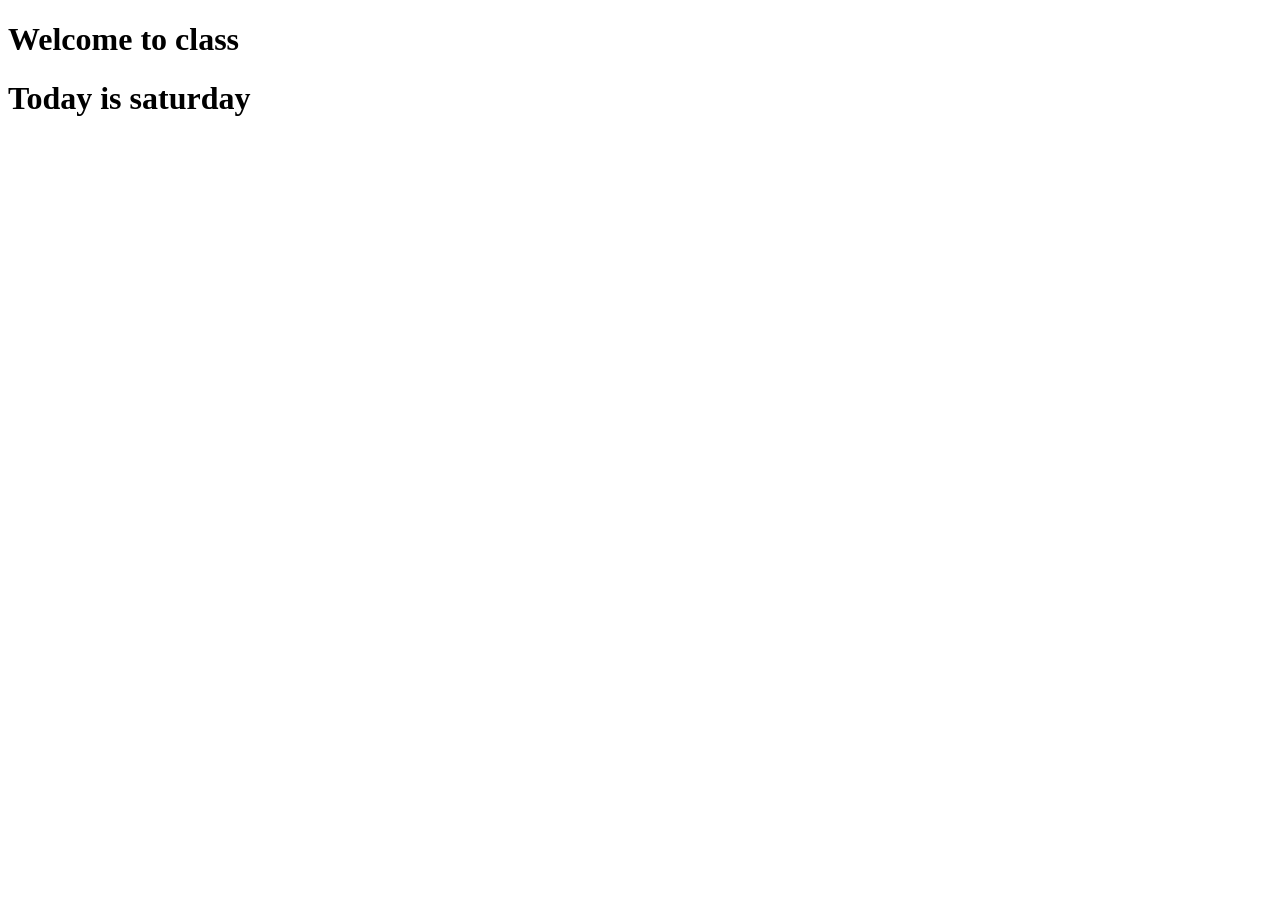
<file: index.html>
<!DOCTYPE html>
<html lang="en">
<head>
    <meta charset="UTF-8">
    <meta name="viewport" content="width=device-width, initial-scale=1.0">
    <title>Document</title>
</head>
<body>
    <h1>Welcome to class</h1>
    <h1>Today is saturday</h1>
</body>
</html>
</file>
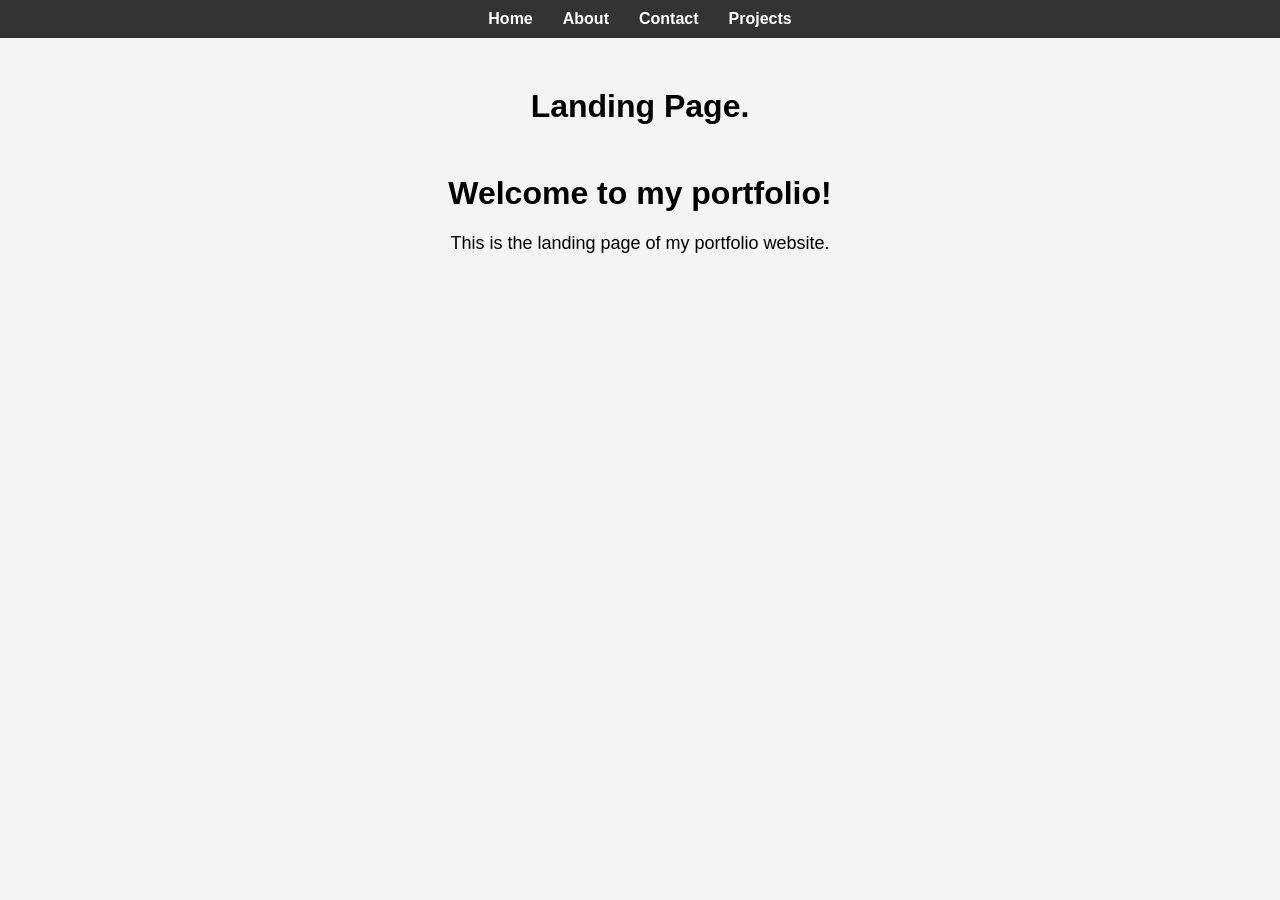
<file: portfolio/index.html>
<!DOCTYPE html>
<html lang="en">
<head>
    <meta charset="UTF-8">
    <meta name="viewport" content="width=device-width, initial-scale=1.0">
    <title>Gideon Robert</title>
    <link rel="stylesheet" href="style.css">
</head>

<body>

    <!-- nav buttons for navigation -->
    <nav>
        <ul>
            <li><a href="index.html">Home</a></li>
            <li><a href="about.html">About</a></li>
            <li><a href="contact.html">Contact</a></li>
            <li><a href="projects.html">Projects</a></li>
        </ul>
    </nav>

    <h1>Landing Page.</h1>

    <h1>Welcome to my portfolio!</h1>
    <p>This is the landing page of my portfolio website.</p>
</body>
</html>
</file>
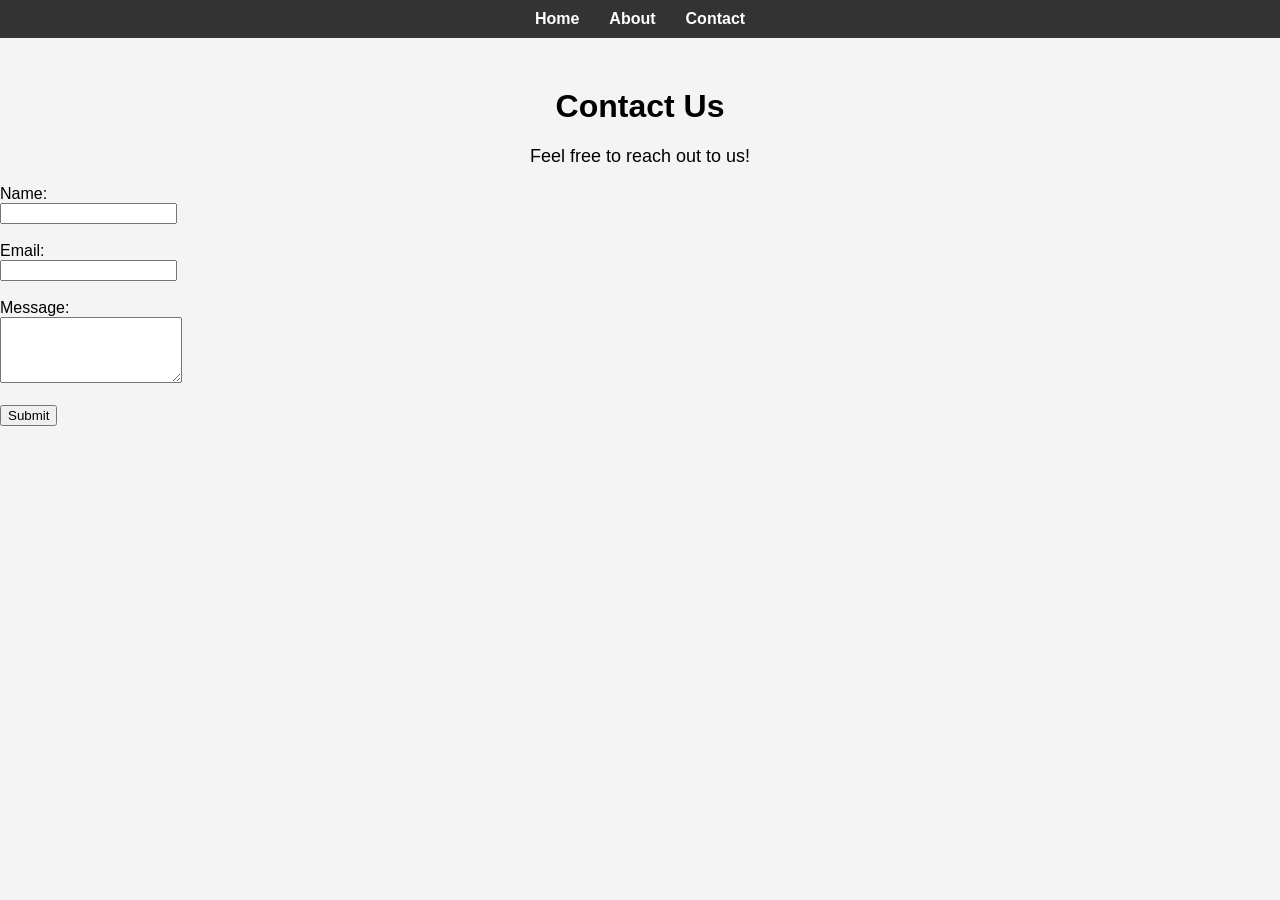
<file: portfolio/contact..html>
<!DOCTYPE html>
<html lang="en">
<head>
    <meta charset="UTF-8">
    <meta name="viewport" content="width=device-width, initial-scale=1.0">
    <title>Contact Page</title>
    <link rel="stylesheet" href="style.css">
</head>
<body>

    <!-- nav buttons for navigation -->
    <nav>
        <ul>
            <li><a href="index.html">Home</a></li>
            <li><a href="about.html">About</a></li>
            <li><a href="contact.html">Contact</a></li>
        </ul>
    </nav>

    <h1>Contact Us</h1>
    <p>Feel free to reach out to us!</p>
 <!--  Adding a contact form for users to fill out -->
    <form action="/submit-contact" method="post">
        <label for="name">Name:</label><br>
        <input type="text" id="name" name="name" required><br><br>
        
        <label for="email">Email:</label><br>
        <input type="email" id="email" name="email" required><br><br>
        
        <label for="message">Message:</label><br>
        <textarea id="message" name="message" rows="4" required></textarea><br><br>
        
        <input type="submit" value="Submit">
    </form>
</body>
</html>
</file>
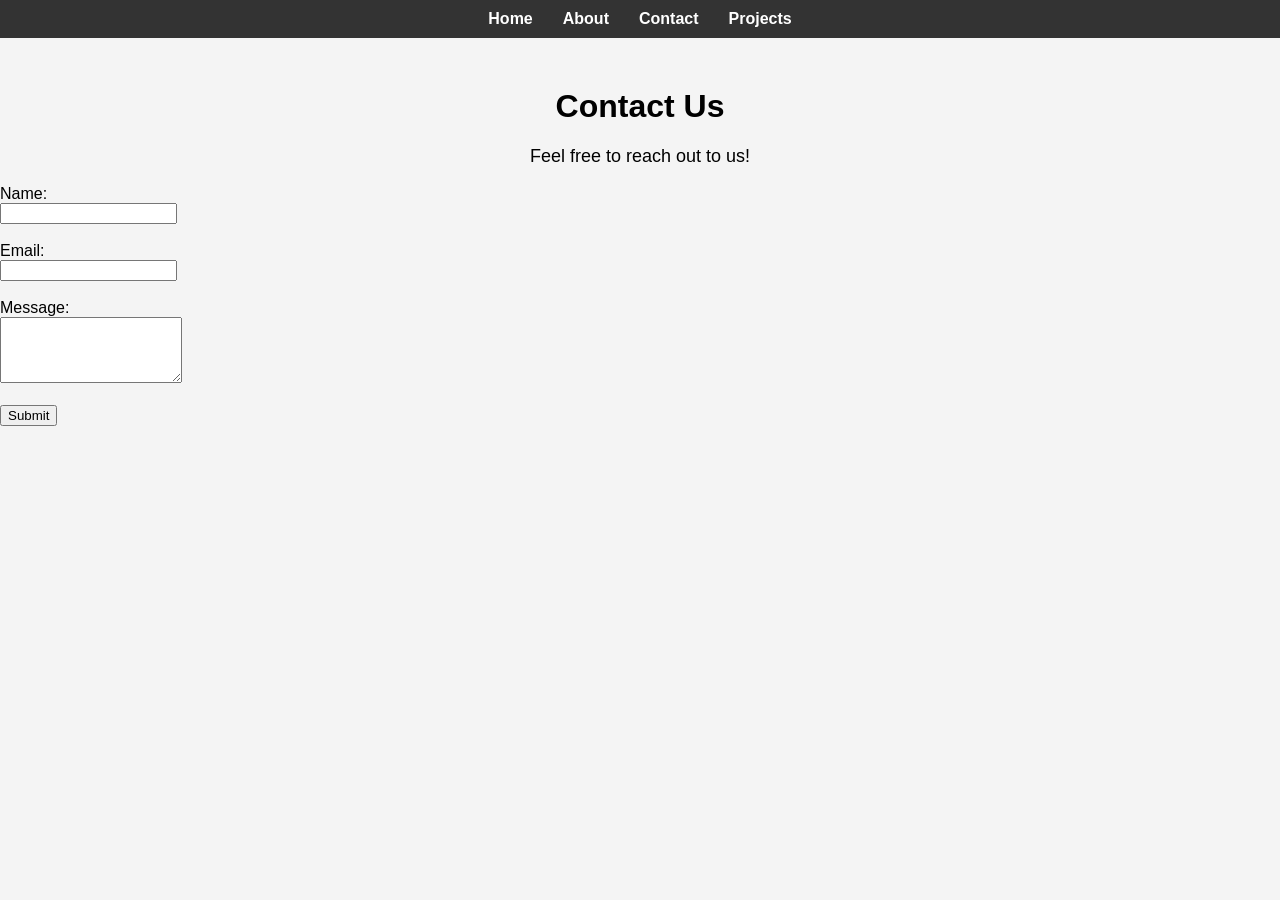
<file: portfolio/contact.html>
<!DOCTYPE html>
<html lang="en">
<head>
    <meta charset="UTF-8">
    <meta name="viewport" content="width=device-width, initial-scale=1.0">
    <title>Contact Page</title>
    <link rel="stylesheet" href="style.css">
</head>
<body>

    <!-- nav buttons for navigation -->
    <nav>
        <ul>
            <li><a href="index.html">Home</a></li>
            <li><a href="about.html">About</a></li>
            <li><a href="contact.html">Contact</a></li>
            <li><a href="projects.html">Projects</a></li>
        </ul>
    </nav>

    <h1>Contact Us</h1>
    <p>Feel free to reach out to us!</p>
 <!--  Adding a contact form for users to fill out -->
    <form action="/submit-contact" method="post">
        <label for="name">Name:</label><br>
        <input type="text" id="name" name="name" required><br><br>
        
        <label for="email">Email:</label><br>
        <input type="email" id="email" name="email" required><br><br>
        
        <label for="message">Message:</label><br>
        <textarea id="message" name="message" rows="4" required></textarea><br><br>
        
        <input type="submit" value="Submit">
    </form>
</body>
</html>
</file>
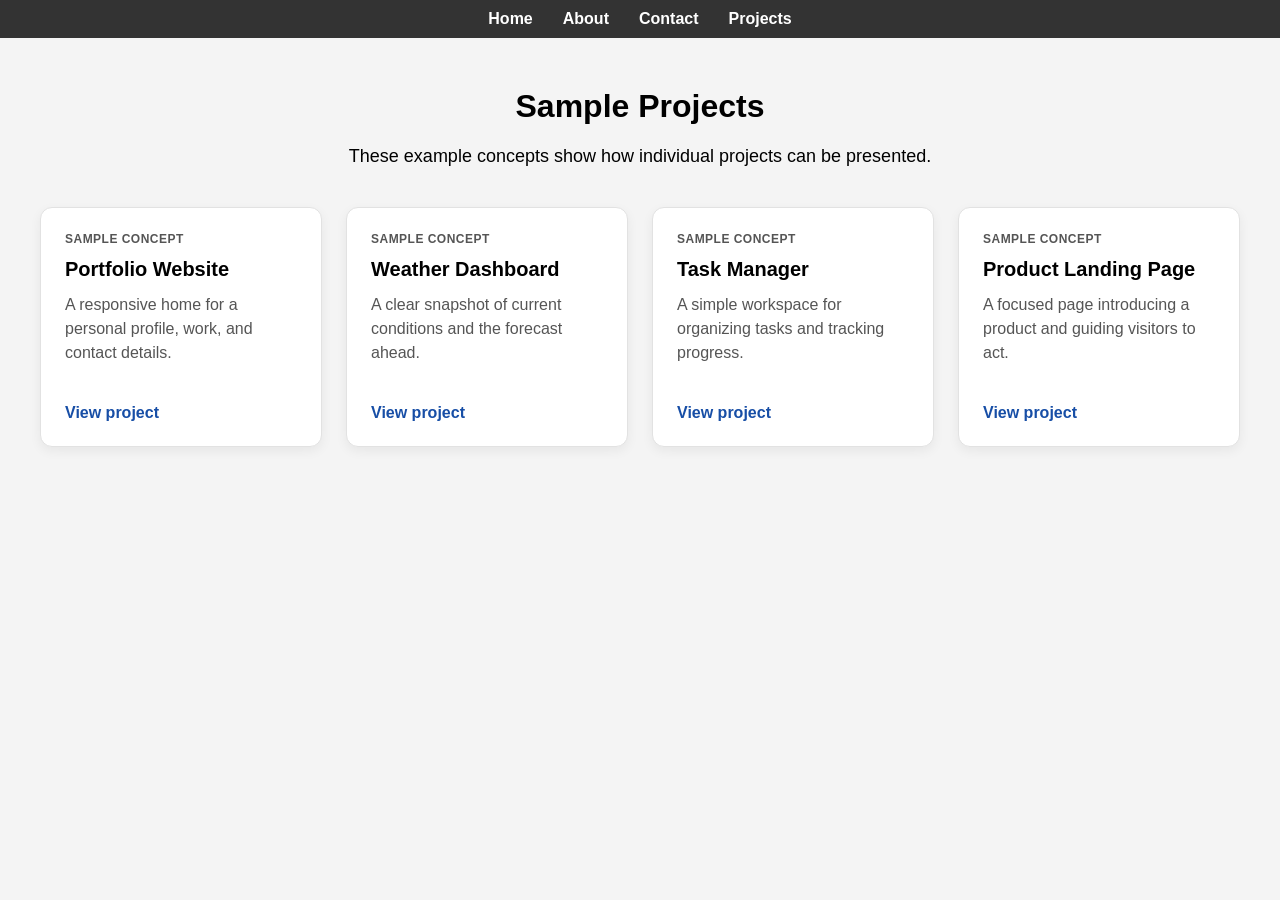
<file: portfolio/projects.html>
<!DOCTYPE html>
<html lang="en">
<head>
    <meta charset="UTF-8">
    <meta name="viewport" content="width=device-width, initial-scale=1.0">
    <title>Projects</title>
    <link rel="stylesheet" href="style.css">
</head>
<body>

     <!-- nav buttons for navigation -->
    <nav>
        <ul>
            <li><a href="index.html">Home</a></li>
            <li><a href="about.html">About</a></li>
            <li><a href="contact.html">Contact</a></li>
            <li><a href="projects.html">Projects</a></li>
        </ul>
    </nav>

    <h1>Sample Projects</h1>
    <p>These example concepts show how individual projects can be presented.</p>

    <div class="project-list">
        <article class="project-card">
            <span class="project-label">Sample concept</span>
            <h2>Portfolio Website</h2>
            <p>A responsive home for a personal profile, work, and contact details.</p>
            <a href="projects/project-one.html">View project</a>
        </article>
        <article class="project-card">
            <span class="project-label">Sample concept</span>
            <h2>Weather Dashboard</h2>
            <p>A clear snapshot of current conditions and the forecast ahead.</p>
            <a href="projects/project-two.html">View project</a>
        </article>
        <article class="project-card">
            <span class="project-label">Sample concept</span>
            <h2>Task Manager</h2>
            <p>A simple workspace for organizing tasks and tracking progress.</p>
            <a href="projects/project-three.html">View project</a>
        </article>
        <article class="project-card">
            <span class="project-label">Sample concept</span>
            <h2>Product Landing Page</h2>
            <p>A focused page introducing a product and guiding visitors to act.</p>
            <a href="projects/project-four.html">View project</a>
        </article>
    </div>
</body>
</html>
</file>
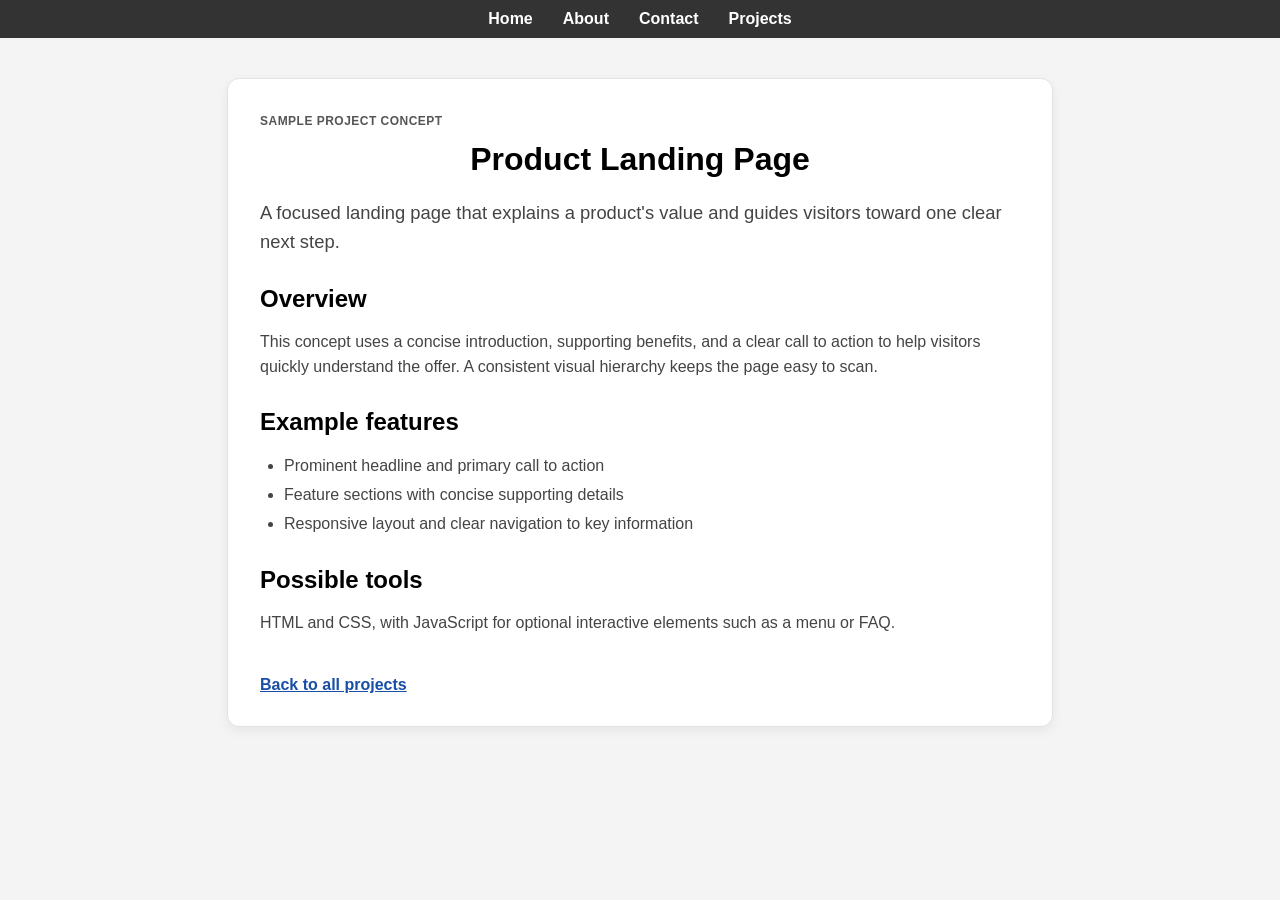
<file: portfolio/projects/project-four.html>
<!DOCTYPE html>
<html lang="en">
<head>
    <meta charset="UTF-8">
    <meta name="viewport" content="width=device-width, initial-scale=1.0">
    <title>Product Landing Page | Sample Project</title>
    <link rel="stylesheet" href="../style.css">
</head>
<body>
    <nav>
        <ul>
            <li><a href="../index.html">Home</a></li>
            <li><a href="../about.html">About</a></li>
            <li><a href="../contact.html">Contact</a></li>
            <li><a href="../projects.html">Projects</a></li>
        </ul>
    </nav>

    <main class="project-detail">
        <span class="project-label">Sample project concept</span>
        <h1>Product Landing Page</h1>
        <p class="project-summary">A focused landing page that explains a product's value and guides visitors toward one clear next step.</p>

        <section>
            <h2>Overview</h2>
            <p>This concept uses a concise introduction, supporting benefits, and a clear call to action to help visitors quickly understand the offer. A consistent visual hierarchy keeps the page easy to scan.</p>
        </section>
        <section>
            <h2>Example features</h2>
            <ul>
                <li>Prominent headline and primary call to action</li>
                <li>Feature sections with concise supporting details</li>
                <li>Responsive layout and clear navigation to key information</li>
            </ul>
        </section>
        <section>
            <h2>Possible tools</h2>
            <p>HTML and CSS, with JavaScript for optional interactive elements such as a menu or FAQ.</p>
        </section>
        <a class="back-link" href="../projects.html">Back to all projects</a>
    </main>
</body>
</html>
</file>
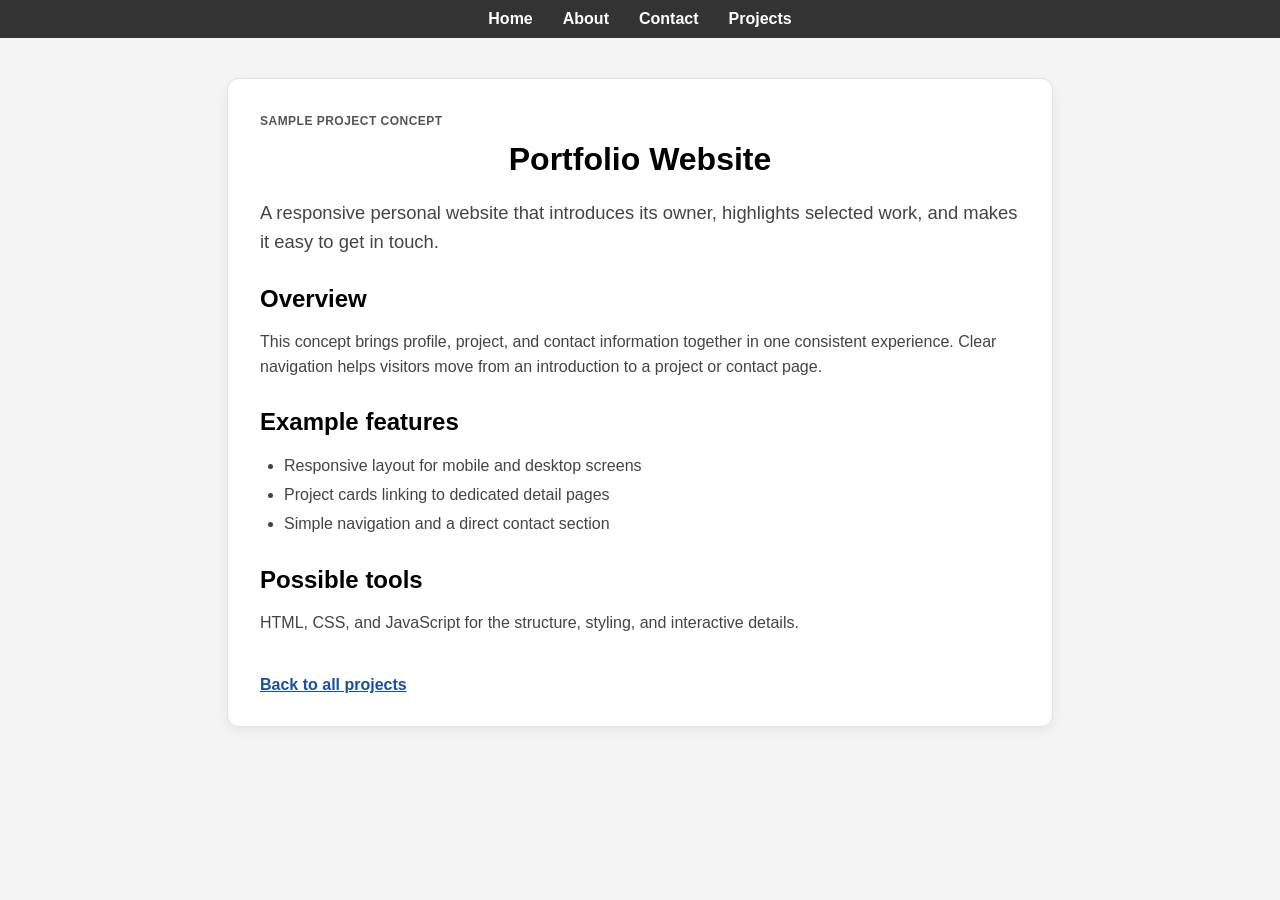
<file: portfolio/projects/project-one.html>
<!DOCTYPE html>
<html lang="en">
<head>
    <meta charset="UTF-8">
    <meta name="viewport" content="width=device-width, initial-scale=1.0">
    <title>Portfolio Website | Sample Project</title>
    <link rel="stylesheet" href="../style.css">
</head>
<body>

    <!-- nav buttons for navigation -->
    <nav>
        <ul>
            <li><a href="../index.html">Home</a></li>
            <li><a href="../about.html">About</a></li>
            <li><a href="../contact.html">Contact</a></li>
            <li><a href="../projects.html">Projects</a></li>
        </ul>
    </nav>

    <main class="project-detail">
        <span class="project-label">Sample project concept</span>
        <h1>Portfolio Website</h1>
        <p class="project-summary">A responsive personal website that introduces its owner, highlights selected work, and makes it easy to get in touch.</p>

        <section>
            <h2>Overview</h2>
            <p>This concept brings profile, project, and contact information together in one consistent experience. Clear navigation helps visitors move from an introduction to a project or contact page.</p>
        </section>
        <section>
            <h2>Example features</h2>
            <ul>
                <li>Responsive layout for mobile and desktop screens</li>
                <li>Project cards linking to dedicated detail pages</li>
                <li>Simple navigation and a direct contact section</li>
            </ul>
        </section>
        <section>
            <h2>Possible tools</h2>
            <p>HTML, CSS, and JavaScript for the structure, styling, and interactive details.</p>
        </section>
        <a class="back-link" href="../projects.html">Back to all projects</a>
    </main>
</body>
</html>
</file>
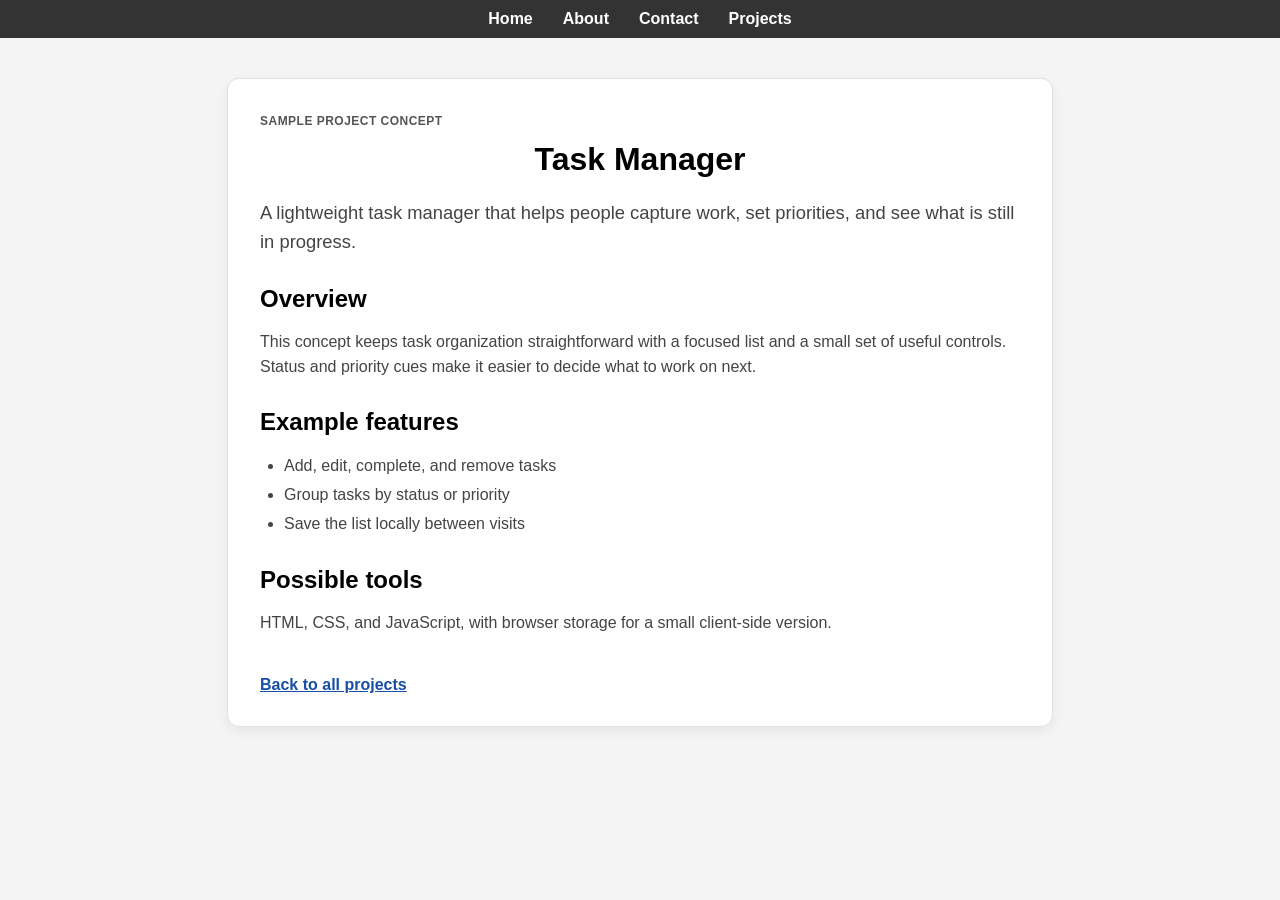
<file: portfolio/projects/project-three.html>
<!DOCTYPE html>
<html lang="en">
<head>
    <meta charset="UTF-8">
    <meta name="viewport" content="width=device-width, initial-scale=1.0">
    <title>Task Manager | Sample Project</title>
    <link rel="stylesheet" href="../style.css">
</head>
<body>
    <nav>
        <ul>
            <li><a href="../index.html">Home</a></li>
            <li><a href="../about.html">About</a></li>
            <li><a href="../contact.html">Contact</a></li>
            <li><a href="../projects.html">Projects</a></li>
        </ul>
    </nav>

    <main class="project-detail">
        <span class="project-label">Sample project concept</span>
        <h1>Task Manager</h1>
        <p class="project-summary">A lightweight task manager that helps people capture work, set priorities, and see what is still in progress.</p>

        <section>
            <h2>Overview</h2>
            <p>This concept keeps task organization straightforward with a focused list and a small set of useful controls. Status and priority cues make it easier to decide what to work on next.</p>
        </section>
        <section>
            <h2>Example features</h2>
            <ul>
                <li>Add, edit, complete, and remove tasks</li>
                <li>Group tasks by status or priority</li>
                <li>Save the list locally between visits</li>
            </ul>
        </section>
        <section>
            <h2>Possible tools</h2>
            <p>HTML, CSS, and JavaScript, with browser storage for a small client-side version.</p>
        </section>
        <a class="back-link" href="../projects.html">Back to all projects</a>
    </main>
</body>
</html>
</file>
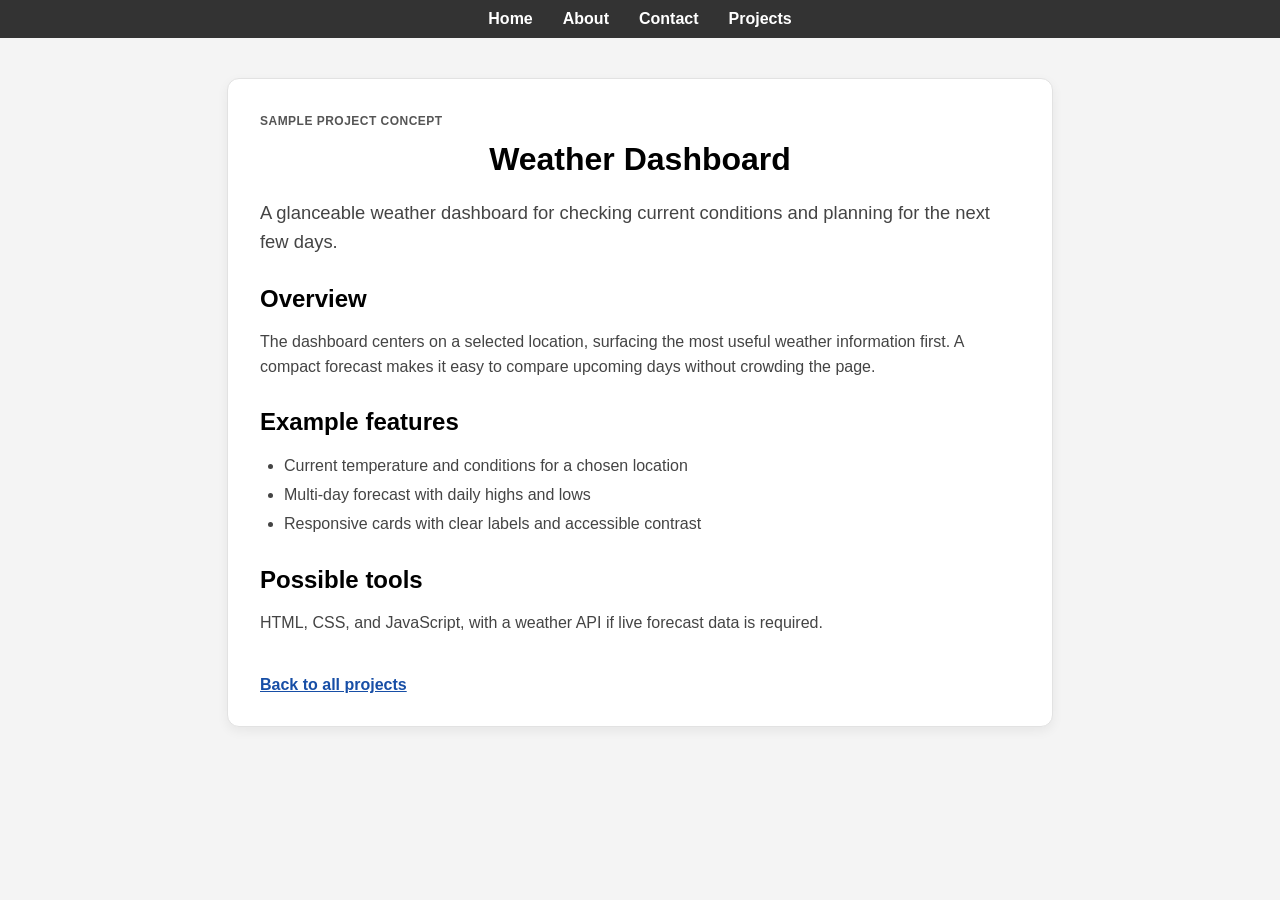
<file: portfolio/projects/project-two.html>
<!DOCTYPE html>
<html lang="en">
<head>
    <meta charset="UTF-8">
    <meta name="viewport" content="width=device-width, initial-scale=1.0">
    <title>Weather Dashboard | Sample Project</title>
    <link rel="stylesheet" href="../style.css">
</head>
<body>

    <!-- nav buttons for navigation -->
    <nav>
        <ul>
            <li><a href="../index.html">Home</a></li>
            <li><a href="../about.html">About</a></li>
            <li><a href="../contact.html">Contact</a></li>
            <li><a href="../projects.html">Projects</a></li>
        </ul>
    </nav>

    <main class="project-detail">
        <span class="project-label">Sample project concept</span>
        <h1>Weather Dashboard</h1>
        <p class="project-summary">A glanceable weather dashboard for checking current conditions and planning for the next few days.</p>

        <section>
            <h2>Overview</h2>
            <p>The dashboard centers on a selected location, surfacing the most useful weather information first. A compact forecast makes it easy to compare upcoming days without crowding the page.</p>
        </section>
        <section>
            <h2>Example features</h2>
            <ul>
                <li>Current temperature and conditions for a chosen location</li>
                <li>Multi-day forecast with daily highs and lows</li>
                <li>Responsive cards with clear labels and accessible contrast</li>
            </ul>
        </section>
        <section>
            <h2>Possible tools</h2>
            <p>HTML, CSS, and JavaScript, with a weather API if live forecast data is required.</p>
        </section>
        <a class="back-link" href="../projects.html">Back to all projects</a>
    </main>
</body>
</html>
</file>
<file: portfolio/style.css>
body {
        font-family: Arial, sans-serif;
        margin: 0;
        padding: 0;
        background-color: #f4f4f4;
    }

    nav {
        background-color: #333;
        color: #fff;
        padding: 10px 0;
    }

    nav ul {
        list-style-type: none;
        margin: 0;
        padding: 0;
        display: flex;
        justify-content: center;
    }

    nav ul li {
        margin: 0 15px;
    }

    nav ul li a {
        color: #fff;
        text-decoration: none;
        font-weight: bold;
    }

    nav ul li a:hover {
        text-decoration: underline;
    }

    h1 {
        text-align: center;
        margin-top: 50px;
    }

    p {
        text-align: center;
        font-size: 18px;
    }

    .project-list {
        display: grid;
        grid-template-columns: repeat(4, minmax(0, 1fr));
        gap: 24px;
        max-width: 1200px;
        margin: 40px auto;
        padding: 0 24px;
    }

    @media (max-width: 1000px) {
        .project-list {
            grid-template-columns: repeat(3, minmax(0, 1fr));
        }
    }

    @media (max-width: 760px) {
        .project-list {
            grid-template-columns: repeat(2, minmax(0, 1fr));
        }
    }

    @media (max-width: 520px) {
        .project-list {
            grid-template-columns: 1fr;
        }
    }

    .project-card {
        display: flex;
        flex-direction: column;
        align-items: flex-start;
        gap: 12px;
        min-height: 190px;
        padding: 24px;
        background-color: #fff;
        border: 1px solid #e2e2e2;
        border-radius: 12px;
        box-shadow: 0 4px 12px rgba(0, 0, 0, 0.06);
        transition: transform 160ms ease, box-shadow 160ms ease;
    }

    .project-card:hover {
        transform: translateY(-4px);
        box-shadow: 0 8px 20px rgba(0, 0, 0, 0.1);
    }

    .project-card h2,
    .project-card p {
        margin: 0;
        text-align: left;
    }

    .project-card h2 {
        font-size: 1.25rem;
    }

    .project-label {
        display: inline-block;
        color: #555;
        font-size: 0.75rem;
        font-weight: bold;
        letter-spacing: 0.04em;
        text-transform: uppercase;
    }

    .project-card p {
        color: #555;
        font-size: 1rem;
        line-height: 1.5;
    }

    .project-card a {
        margin-top: auto;
        color: #174ea6;
        font-weight: bold;
        text-decoration: none;
    }

    .project-card a:hover {
        text-decoration: underline;
    }

    .project-card a:focus-visible {
        outline: 2px solid #174ea6;
        outline-offset: 4px;
    }

    .project-detail {
        max-width: 760px;
        margin: 40px auto;
        padding: 32px;
        background-color: #fff;
        border: 1px solid #e2e2e2;
        border-radius: 12px;
        box-shadow: 0 4px 12px rgba(0, 0, 0, 0.06);
    }

    .project-detail h1 {
        margin: 12px 0 20px;
    }

    .project-detail h2 {
        margin: 28px 0 12px;
    }

    .project-detail p {
        color: #444;
        font-size: 1rem;
        line-height: 1.6;
        text-align: left;
    }

    .project-detail .project-summary {
        font-size: 1.15rem;
    }

    .project-detail ul {
        padding-left: 24px;
        color: #444;
        line-height: 1.8;
    }

    .back-link {
        display: inline-block;
        margin-top: 24px;
        color: #174ea6;
        font-weight: bold;
    }

    .back-link:focus-visible {
        outline: 2px solid #174ea6;
        outline-offset: 4px;
    }

    @media (max-width: 520px) {
        .project-detail {
            margin: 24px 16px;
            padding: 24px;
        }
    }
</file>
